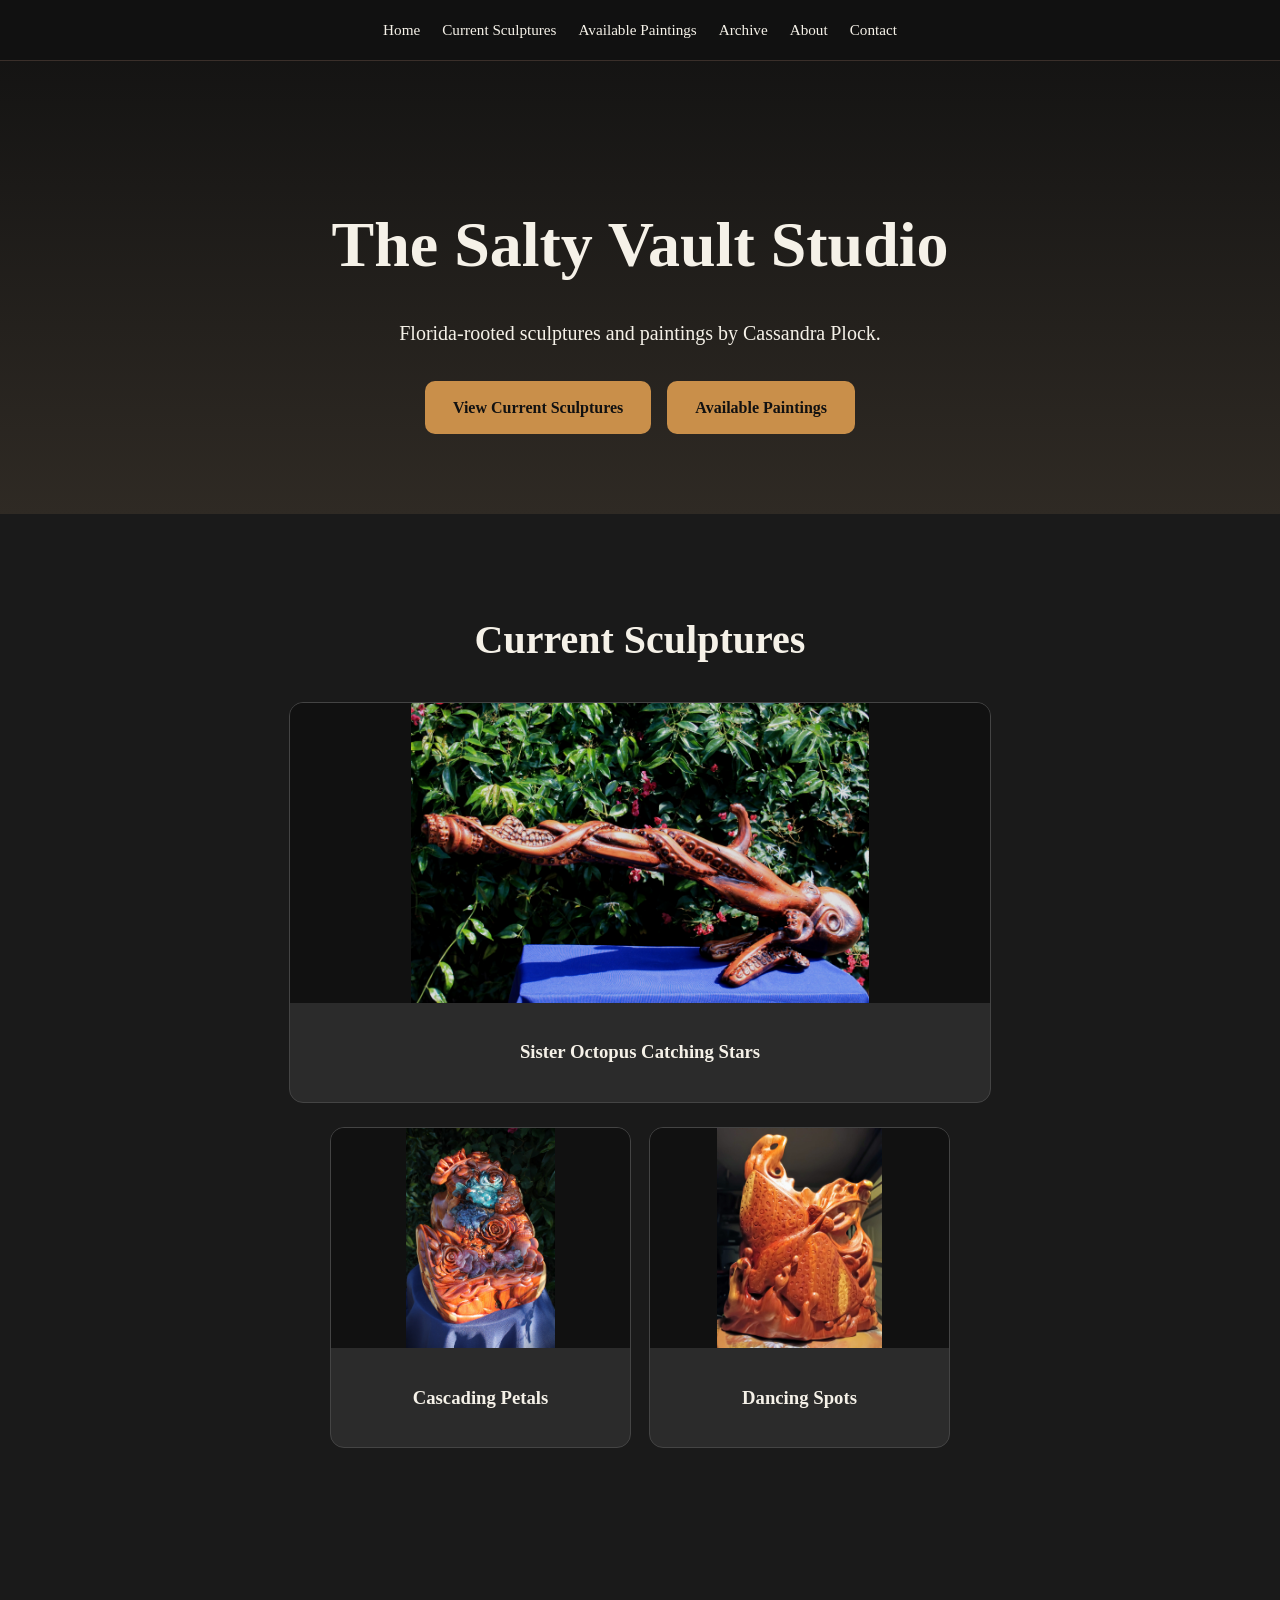
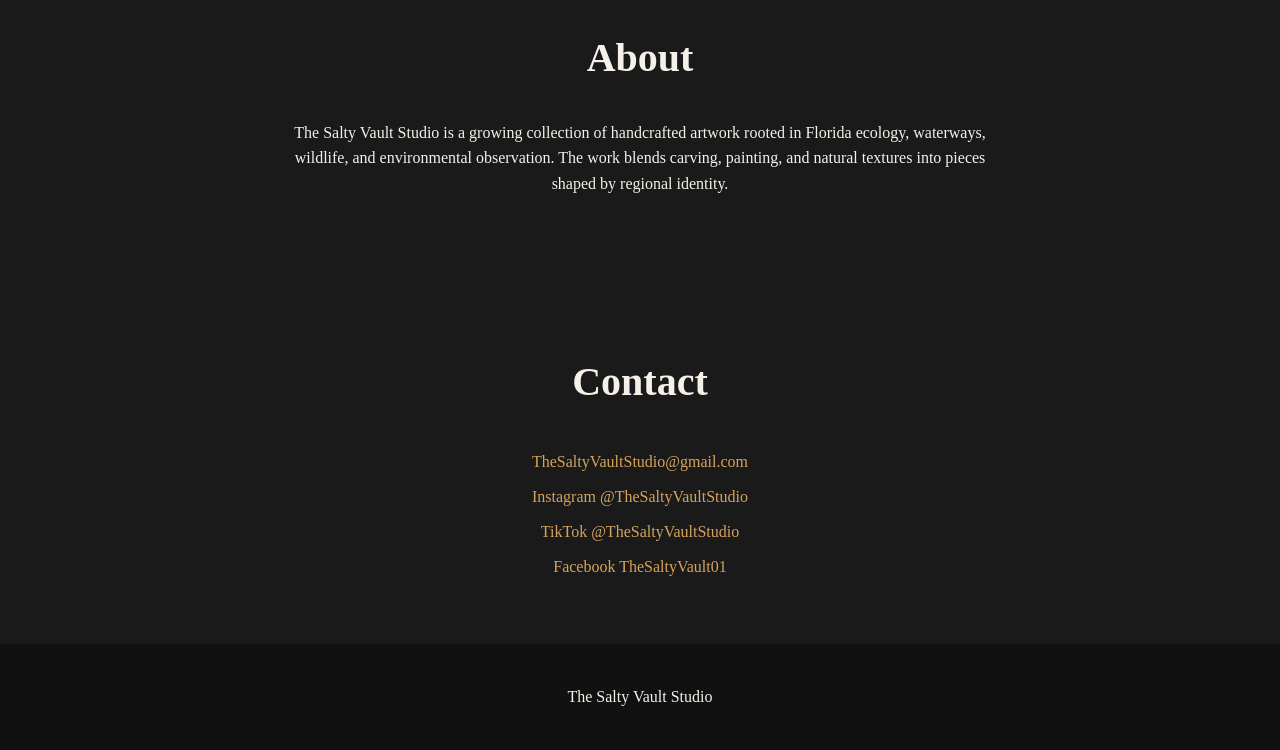
<file: index.html>
<!DOCTYPE html>
<html lang="en">
<head>
  <meta charset="UTF-8" />
  <meta name="viewport" content="width=device-width, initial-scale=1.0" />
  <title>The Salty Vault Studio</title>

  <style>
    body {
      margin: 0;
      font-family: Georgia, serif;
      background: #1a1a1a;
      color: #f5f1e8;
      line-height: 1.6;
    }

    nav {
      display: flex;
      justify-content: center;
      gap: 22px;
      flex-wrap: wrap;
      padding: 18px 20px;
      background: #111;
      border-bottom: 1px solid #3a2f2a;
    }

    nav a {
      color: #f5f1e8;
      text-decoration: none;
      font-size: 0.95rem;
    }

    nav a:hover {
      color: #d6a35d;
    }

    header {
      text-align: center;
      background: linear-gradient(to bottom, #111, #2f2a24);
    }

    .hero {
      max-width: 900px;
      margin: 0 auto;
      padding: 80px 20px;
    }

    h1 {
      font-size: 4rem;
      margin-bottom: 10px;
    }

    h2 {
      font-size: 2.5rem;
      margin-bottom: 30px;
      text-align: center;
    }

    p {
      max-width: 700px;
      margin: auto;
    }

    .tagline {
      font-size: 1.25rem;
      max-width: 700px;
      margin: 20px auto 32px;
    }

    .hero-buttons {
      display: flex;
      justify-content: center;
      gap: 16px;
      flex-wrap: wrap;
    }

    .button {
      display: inline-block;
      padding: 14px 28px;
      background: #c98f4a;
      color: #111;
      text-decoration: none;
      border-radius: 10px;
      font-weight: bold;
    }

    .button:hover {
      background: #d6a35d;
    }

    section {
      padding: 60px 20px;
    }

    .featured-piece {
      max-width: 700px;
      margin: 24px auto;
      background: #2b2b2b;
      border-radius: 14px;
      overflow: hidden;
      border: 1px solid #444;
    }

    .featured-piece img {
      width: 100%;
      height: 300px;
      object-fit: contain;
      display: block;
      background: #111;
    }

    .gallery {
      display: grid;
      grid-template-columns: repeat(2, minmax(180px, 1fr));
      gap: 18px;
      max-width: 620px;
      margin: 24px auto;
    }

    .piece {
      background: #2b2b2b;
      border-radius: 14px;
      overflow: hidden;
      border: 1px solid #444;
    }

    .piece img {
      width: 100%;
      max-height: 220px;
      object-fit: contain;
      display: block;
      background: #111;
    }

    .piece-info {
      padding: 16px;
      text-align: center;
    }

    .contact-links {
      text-align: center;
      line-height: 2.2;
      margin-top: 20px;
    }

    .contact-links a {
      color: #d6a35d;
      text-decoration: none;
    }

    .contact-links a:hover {
      text-decoration: underline;
    }

    footer {
      padding: 40px 20px;
      text-align: center;
      background: #111;
    }

    @media (max-width: 800px) {
      h1 {
        font-size: 2.6rem;
      }

      .gallery {
        grid-template-columns: 1fr;
        max-width: 320px;
      }

      .featured-piece img,
      .piece img {
        height: 220px;
      }
    }
  </style>
</head>

<body>

<header>
  <nav>
    <a href="#home">Home</a>
    <a href="sculpture.html">Current Sculptures</a>
    <a href="paintings.html">Available Paintings</a>
    <a href="archive.html">Archive</a>
    <a href="about.html">About</a>
    <a href="#contact">Contact</a>
  </nav>

  <section id="home" class="hero">
    <h1>The Salty Vault Studio</h1>
    <p class="tagline">Florida-rooted sculptures and paintings by Cassandra Plock.</p>

    <div class="hero-buttons">
      <a href="sculpture.html" class="button">View Current Sculptures</a>
      <a href="paintings.html" class="button">Available Paintings</a>
    </div>
  </section>
</header>

<section id="sculpture">
  <h2>Current Sculptures</h2>

  <div class="featured-piece">
    <img src="images/IMG_9921.JPG" />
    <div class="piece-info">
      <h3>Sister Octopus Catching Stars</h3>
    </div>
  </div>

  <div class="gallery">
    <div class="piece">
      <img src="images/cascading petals.JPG" />
      <div class="piece-info">
        <h3>Cascading Petals</h3>
      </div>
    </div>

    <div class="piece">
      <img src="images/Diving Spots.jpg" />
      <div class="piece-info">
        <h3>Dancing Spots</h3>
      </div>
    </div>
  </div>
</section>

<section id="about">
  <h2>About</h2>
  <p style="text-align:center;">
    The Salty Vault Studio is a growing collection of handcrafted artwork rooted in Florida ecology, waterways, wildlife, and environmental observation. The work blends carving, painting, and natural textures into pieces shaped by regional identity.
  </p>
</section>

<section id="contact">
  <h2>Contact</h2>

  <div class="contact-links">
    <div>
      <a href="mailto:thesaltyvaultstudio@gmail.com">TheSaltyVaultStudio@gmail.com</a>
    </div>

    <div>
      <a href="https://www.instagram.com/thesaltyvaultstudio/" target="_blank">
        Instagram @TheSaltyVaultStudio
      </a>
    </div>

    <div>
      <a href="https://www.tiktok.com/@thesaltyvaultstudio" target="_blank">
        TikTok @TheSaltyVaultStudio
      </a>
    </div>

    <div>
      <a href="https://www.facebook.com/TheSaltyVault01" target="_blank">
        Facebook TheSaltyVault01
      </a>
    </div>
  </div>
</section>

<footer>
  <p>The Salty Vault Studio</p>
</footer>

</body>
</html>
</file>
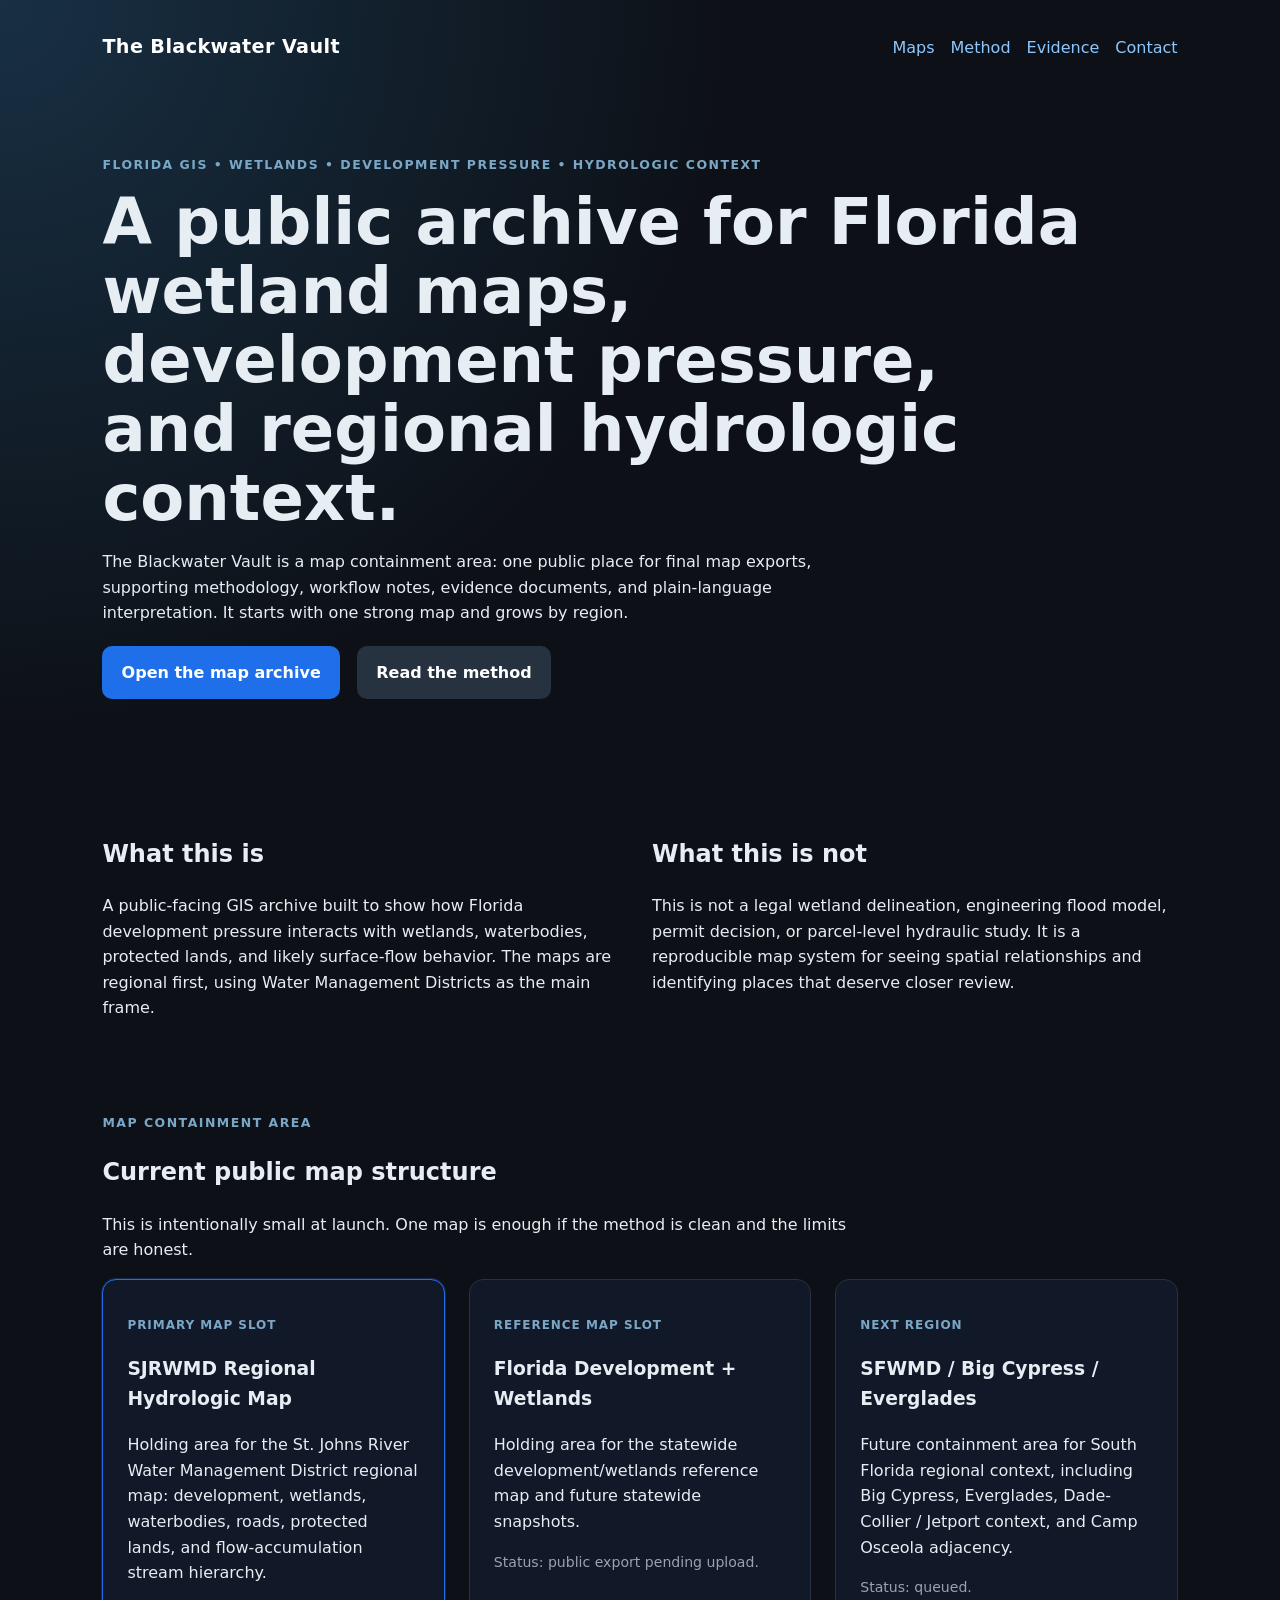
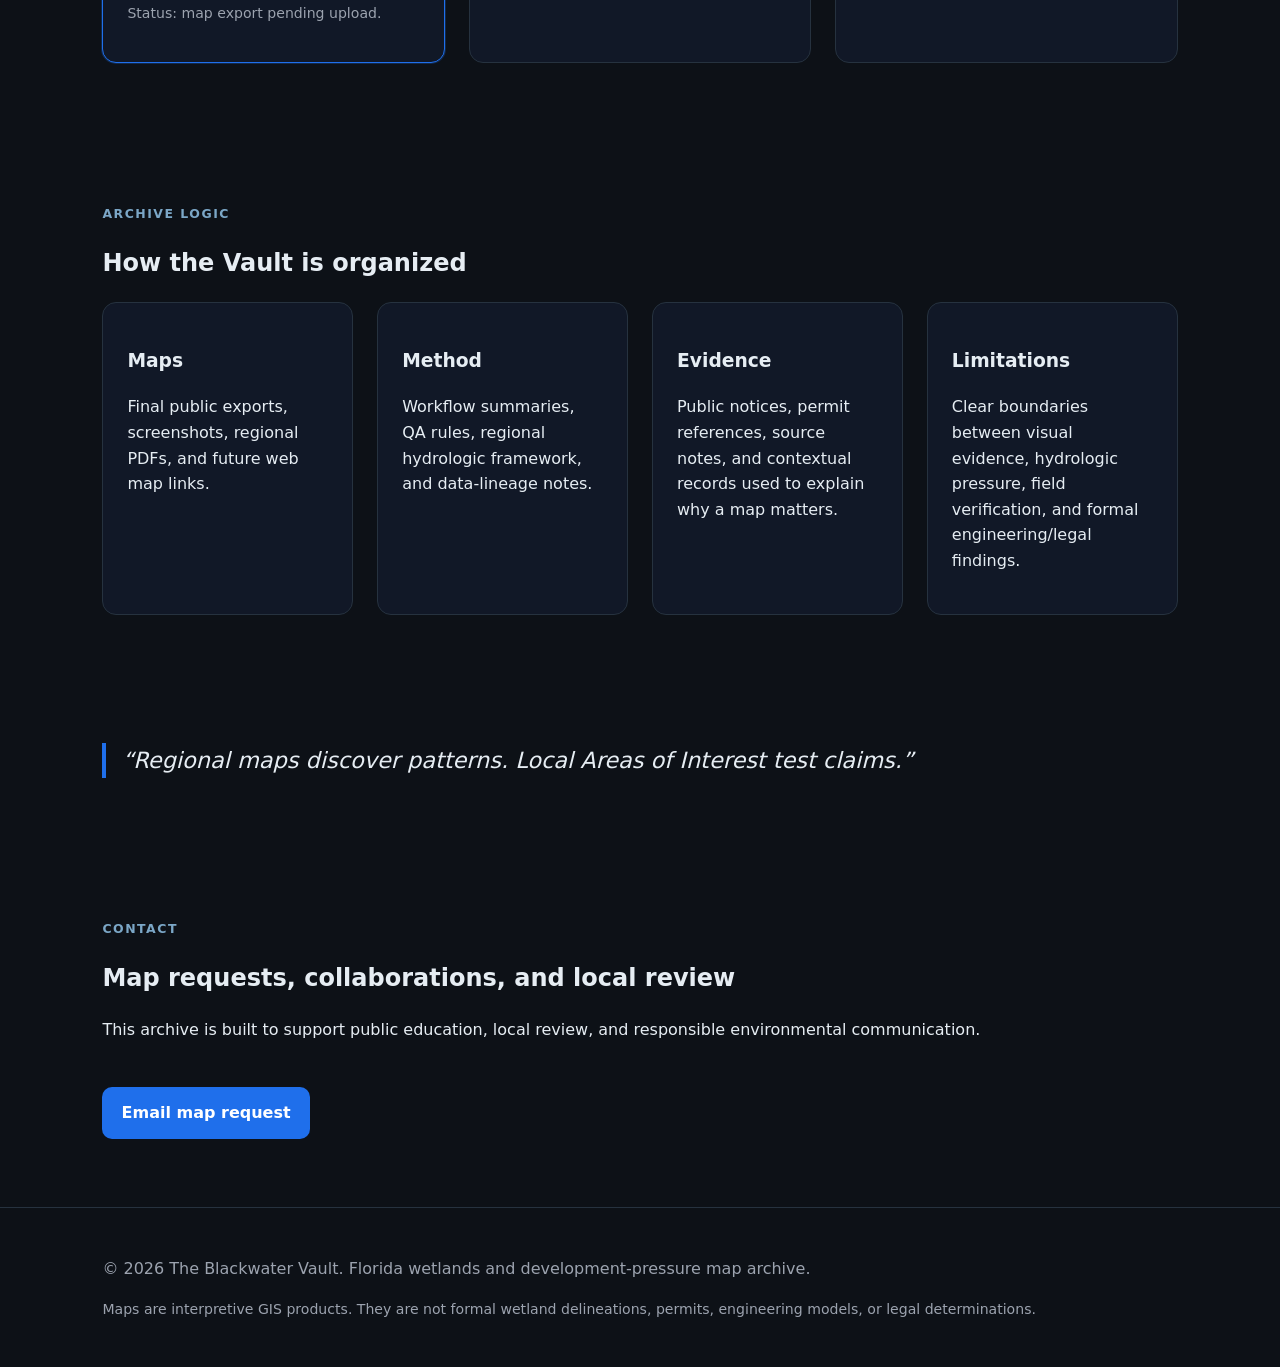
<file: black-water-vault/index.html>
<!doctype html>
<html lang="en">
<head>
  <meta charset="utf-8" />
  <meta name="viewport" content="width=device-width, initial-scale=1" />
  <title>The Blackwater Vault | Florida Wetlands & Development Maps</title>
  <meta name="description" content="The Blackwater Vault is a Florida wetlands, development, and hydrologic pressure map archive built from reproducible GIS workflows." />
  <link rel="stylesheet" href="styles.css" />
</head>
<body>
  <header class="site-header">
    <nav class="nav" aria-label="Primary navigation">
      <a class="brand" href="index.html">The Blackwater Vault</a>
      <div class="nav-links">
        <a href="index.html#maps">Maps</a>
        <a href="method.html">Method</a>
        <a href="evidence.html">Evidence</a>
        <a href="index.html#contact">Contact</a>
      </div>
    </nav>

    <section id="top" class="hero">
      <p class="eyebrow">Florida GIS • Wetlands • Development Pressure • Hydrologic Context</p>
      <h1>A public archive for Florida wetland maps, development pressure, and regional hydrologic context.</h1>
      <p class="hero-copy">
        The Blackwater Vault is a map containment area: one public place for final map exports,
        supporting methodology, workflow notes, evidence documents, and plain-language interpretation.
        It starts with one strong map and grows by region.
      </p>
      <div class="cta-row">
        <a class="button" href="#maps">Open the map archive</a>
        <a class="button secondary" href="method.html">Read the method</a>
      </div>
    </section>
  </header>

  <main>
    <section class="intro grid-two">
      <div>
        <h2>What this is</h2>
        <p>
          A public-facing GIS archive built to show how Florida development pressure interacts with wetlands,
          waterbodies, protected lands, and likely surface-flow behavior. The maps are regional first, using
          Water Management Districts as the main frame.
        </p>
      </div>
      <div>
        <h2>What this is not</h2>
        <p>
          This is not a legal wetland delineation, engineering flood model, permit decision, or parcel-level hydraulic study.
          It is a reproducible map system for seeing spatial relationships and identifying places that deserve closer review.
        </p>
      </div>
    </section>

    <section id="maps" class="section">
      <div class="section-heading">
        <p class="eyebrow">Map containment area</p>
        <h2>Current public map structure</h2>
        <p class="section-copy">This is intentionally small at launch. One map is enough if the method is clean and the limits are honest.</p>
      </div>
      <div class="card-grid">
        <article class="card featured">
          <p class="status">Primary map slot</p>
          <h3>SJRWMD Regional Hydrologic Map</h3>
          <p>
            Holding area for the St. Johns River Water Management District regional map: development,
            wetlands, waterbodies, roads, protected lands, and flow-accumulation stream hierarchy.
          </p>
          <p class="small">Status: map export pending upload.</p>
        </article>
        <article class="card">
          <p class="status">Reference map slot</p>
          <h3>Florida Development + Wetlands</h3>
          <p>
            Holding area for the statewide development/wetlands reference map and future statewide snapshots.
          </p>
          <p class="small">Status: public export pending upload.</p>
        </article>
        <article class="card">
          <p class="status">Next region</p>
          <h3>SFWMD / Big Cypress / Everglades</h3>
          <p>
            Future containment area for South Florida regional context, including Big Cypress, Everglades,
            Dade-Collier / Jetport context, and Camp Osceola adjacency.
          </p>
          <p class="small">Status: queued.</p>
        </article>
      </div>
    </section>

    <section class="section vault-layout">
      <div class="section-heading">
        <p class="eyebrow">Archive logic</p>
        <h2>How the Vault is organized</h2>
      </div>
      <div class="method-list">
        <div>
          <h3>Maps</h3>
          <p>Final public exports, screenshots, regional PDFs, and future web map links.</p>
        </div>
        <div>
          <h3>Method</h3>
          <p>Workflow summaries, QA rules, regional hydrologic framework, and data-lineage notes.</p>
        </div>
        <div>
          <h3>Evidence</h3>
          <p>Public notices, permit references, source notes, and contextual records used to explain why a map matters.</p>
        </div>
        <div>
          <h3>Limitations</h3>
          <p>Clear boundaries between visual evidence, hydrologic pressure, field verification, and formal engineering/legal findings.</p>
        </div>
      </div>
    </section>

    <section class="section quote-block">
      <blockquote>
        “Regional maps discover patterns. Local Areas of Interest test claims.”
      </blockquote>
    </section>

    <section id="contact" class="section contact">
      <div>
        <p class="eyebrow">Contact</p>
        <h2>Map requests, collaborations, and local review</h2>
        <p>
          This archive is built to support public education, local review, and responsible environmental communication.
        </p>
      </div>
      <a class="button" href="mailto:thesaltyvaultstudio@gmail.com?subject=The%20Blackwater%20Vault%20Map%20Request">Email map request</a>
    </section>
  </main>

  <footer class="footer">
    <p>© <span id="year"></span> The Blackwater Vault. Florida wetlands and development-pressure map archive.</p>
    <p class="small">Maps are interpretive GIS products. They are not formal wetland delineations, permits, engineering models, or legal determinations.</p>
  </footer>

  <script>
    document.getElementById('year').textContent = new Date().getFullYear();
  </script>
</body>
</html>
</file>
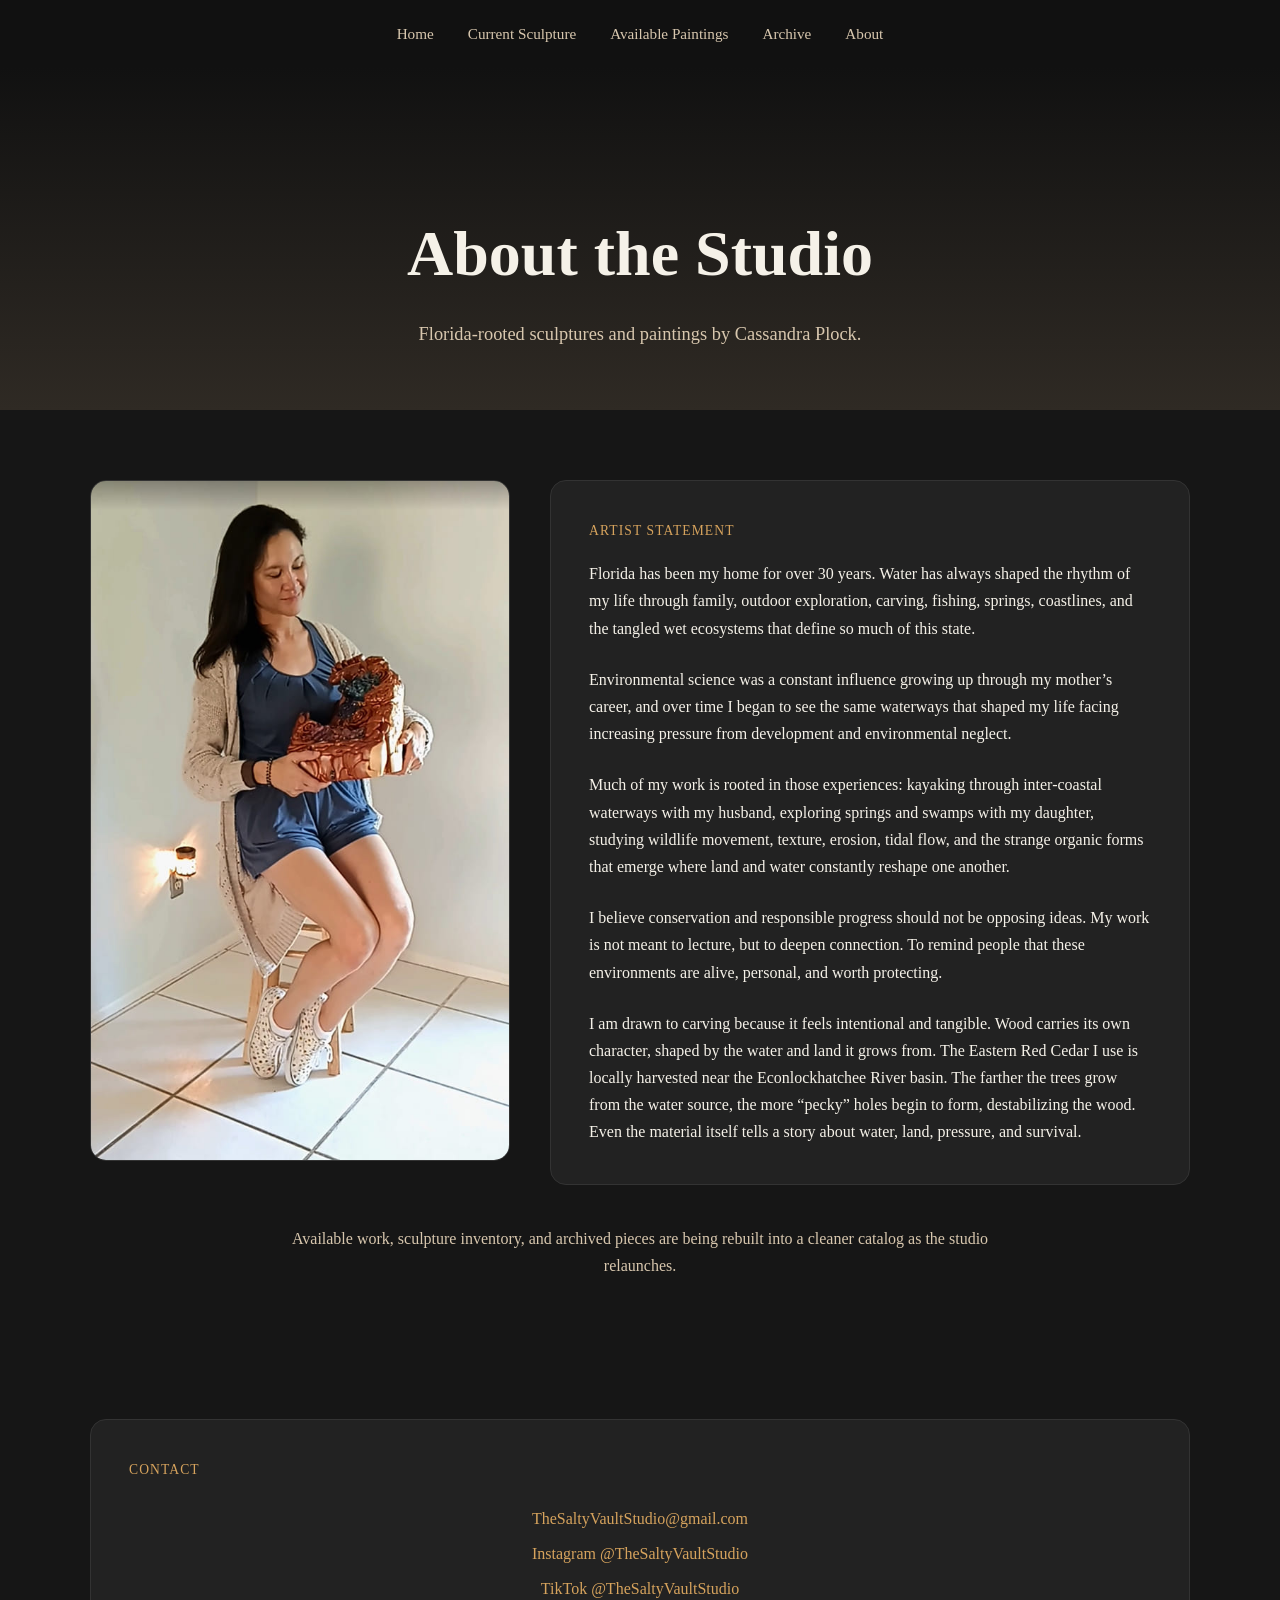
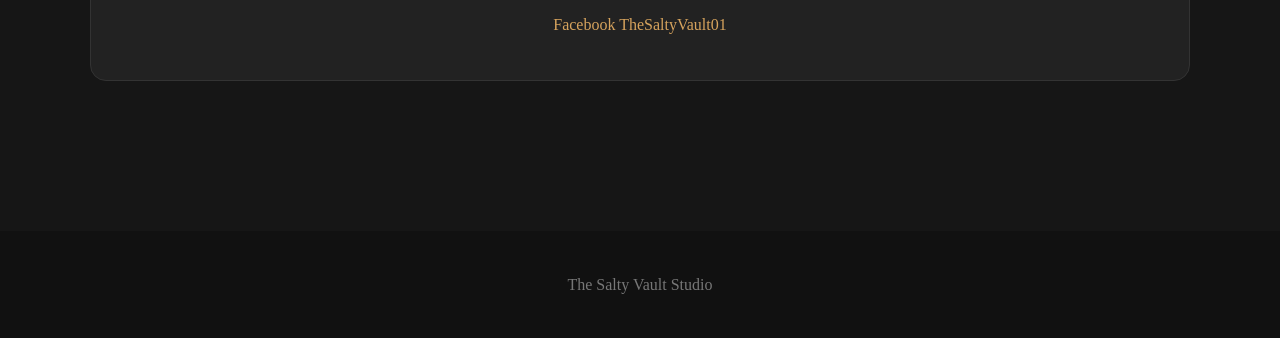
<file: about.html>
<!DOCTYPE html>
<html lang="en">
<head>
<meta charset="UTF-8" />
<meta name="viewport" content="width=device-width, initial-scale=1.0" />

<title>About | The Salty Vault Studio</title>

<style>
body {
    margin: 0;
    font-family: Georgia, serif;
    background: #161616;
    color: #f5f1e8;
    line-height: 1.7;
}

nav {
    background: #111;
    padding: 20px;
    text-align: center;
}

nav a {
    color: #d8c7ae;
    text-decoration: none;
    margin: 0 15px;
    font-size: 0.95rem;
}

nav a:hover {
    color: #d6a35d;
}

header {
    padding: 90px 20px 60px;
    text-align: center;
    background: linear-gradient(to bottom, #111, #2f2a24);
}

h1 {
    font-size: 4rem;
    margin-bottom: 10px;
}

.subtitle {
    max-width: 760px;
    margin: auto;
    color: #d8c7ae;
    font-size: 1.15rem;
}

section {
    max-width: 1100px;
    margin: 0 auto;
    padding: 70px 24px;
}

.about-layout {
    display: grid;
    grid-template-columns: 420px 1fr;
    gap: 40px;
    align-items: start;
}

.about-portrait {
    background: #222;
    border: 1px solid #333;
    border-radius: 16px;
    overflow: hidden;
}

.about-portrait img {
    width: 100%;
    display: block;
    object-fit: cover;
    background: #111;
}

.about-card {
    background: #222;
    border: 1px solid #333;
    border-radius: 16px;
    padding: 38px;
}

.about-card p {
    margin-top: 0;
    margin-bottom: 24px;
}

.about-card p:last-child {
    margin-bottom: 0;
}

.statement-heading {
    color: #d6a35d;
    letter-spacing: 0.08em;
    text-transform: uppercase;
    font-size: 0.85rem;
    margin-bottom: 18px;
}

.studio-note {
    max-width: 760px;
    margin: 40px auto 0;
    color: #d8c7ae;
    text-align: center;
}

.contact-links {
    text-align: center;
    line-height: 2.2;
    margin-top: 20px;
}

.contact-links a {
    color: #d6a35d;
    text-decoration: none;
}

.contact-links a:hover {
    text-decoration: underline;
}

footer {
    margin-top: 80px;
    padding: 40px;
    text-align: center;
    background: #111;
    color: #777;
}

@media (max-width: 900px) {
    nav a {
        display: inline-block;
        margin: 6px 10px;
    }

    h1 {
        font-size: 2.8rem;
    }

    .about-layout {
        grid-template-columns: 1fr;
    }

    .about-card {
        padding: 28px;
    }
}
</style>
</head>

<body>

<nav>
    <a href="index.html">Home</a>
    <a href="sculpture.html">Current Sculpture</a>
    <a href="paintings.html">Available Paintings</a>
    <a href="archive.html">Archive</a>
    <a href="about.html">About</a>
</nav>

<header>
    <h1>About the Studio</h1>
    <p class="subtitle">
        Florida-rooted sculptures and paintings by Cassandra Plock.
    </p>
</header>

<section>
    <div class="about-layout">

        <div class="about-portrait">
            <img src="images/full portrait with cascading petals.jpg" alt="Cassandra Plock with Cascading Petals sculpture">
        </div>

        <div class="about-card">
            <div class="statement-heading">Artist Statement</div>

            <p>
                Florida has been my home for over 30 years. Water has always shaped the rhythm of my life through family, outdoor exploration, carving, fishing, springs, coastlines, and the tangled wet ecosystems that define so much of this state.
            </p>

            <p>
                Environmental science was a constant influence growing up through my mother’s career, and over time I began to see the same waterways that shaped my life facing increasing pressure from development and environmental neglect.
            </p>

            <p>
                Much of my work is rooted in those experiences: kayaking through inter-coastal waterways with my husband, exploring springs and swamps with my daughter, studying wildlife movement, texture, erosion, tidal flow, and the strange organic forms that emerge where land and water constantly reshape one another.
            </p>

            <p>
                I believe conservation and responsible progress should not be opposing ideas. My work is not meant to lecture, but to deepen connection. To remind people that these environments are alive, personal, and worth protecting.
            </p>

            <p>
                I am drawn to carving because it feels intentional and tangible. Wood carries its own character, shaped by the water and land it grows from. The Eastern Red Cedar I use is locally harvested near the Econlockhatchee River basin. The farther the trees grow from the water source, the more “pecky” holes begin to form, destabilizing the wood. Even the material itself tells a story about water, land, pressure, and survival.
            </p>
        </div>

    </div>

    <p class="studio-note">
        Available work, sculpture inventory, and archived pieces are being rebuilt into a cleaner catalog as the studio relaunches.
    </p>
</section>

<section id="contact">
    <div class="about-card">
        <div class="statement-heading">Contact</div>

        <div class="contact-links">
            <div>
                <a href="mailto:thesaltyvaultstudio@gmail.com">TheSaltyVaultStudio@gmail.com</a>
            </div>

            <div>
                <a href="https://www.instagram.com/thesaltyvaultstudio/" target="_blank">
                    Instagram @TheSaltyVaultStudio
                </a>
            </div>

            <div>
                <a href="https://www.tiktok.com/@thesaltyvaultstudio" target="_blank">
                    TikTok @TheSaltyVaultStudio
                </a>
            </div>

            <div>
                <a href="https://www.facebook.com/TheSaltyVault01" target="_blank">
                    Facebook TheSaltyVault01
                </a>
            </div>
        </div>
    </div>
</section>

<footer>
    The Salty Vault Studio
</footer>

</body>
</html>
</file>
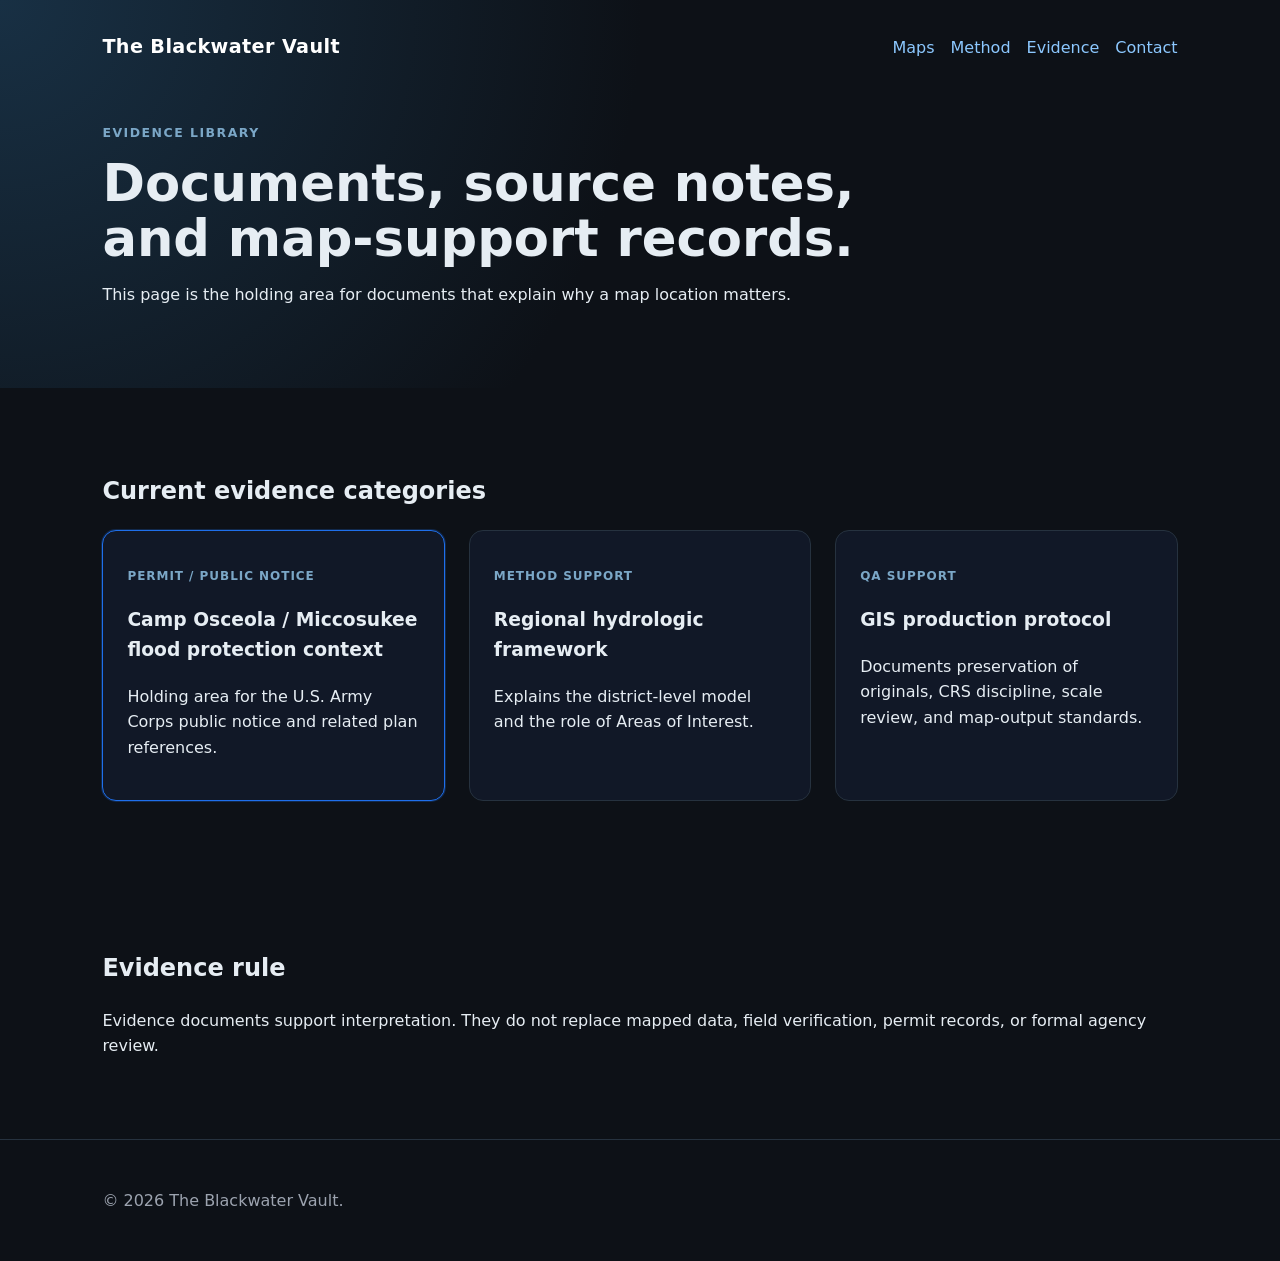
<file: black-water-vault/evidence.html>
<!doctype html>
<html lang="en">
<head>
  <meta charset="utf-8" />
  <meta name="viewport" content="width=device-width, initial-scale=1" />
  <title>Evidence | The Blackwater Vault</title>
  <link rel="stylesheet" href="styles.css" />
</head>
<body>
  <header class="site-header compact">
    <nav class="nav" aria-label="Primary navigation">
      <a class="brand" href="index.html">The Blackwater Vault</a>
      <div class="nav-links">
        <a href="index.html#maps">Maps</a>
        <a href="method.html">Method</a>
        <a href="evidence.html">Evidence</a>
        <a href="index.html#contact">Contact</a>
      </div>
    </nav>
    <section class="page-hero">
      <p class="eyebrow">Evidence library</p>
      <h1>Documents, source notes, and map-support records.</h1>
      <p>This page is the holding area for documents that explain why a map location matters.</p>
    </section>
  </header>

  <main>
    <section class="section">
      <h2>Current evidence categories</h2>
      <div class="card-grid">
        <article class="card featured">
          <p class="status">Permit / public notice</p>
          <h3>Camp Osceola / Miccosukee flood protection context</h3>
          <p>Holding area for the U.S. Army Corps public notice and related plan references.</p>
        </article>
        <article class="card">
          <p class="status">Method support</p>
          <h3>Regional hydrologic framework</h3>
          <p>Explains the district-level model and the role of Areas of Interest.</p>
        </article>
        <article class="card">
          <p class="status">QA support</p>
          <h3>GIS production protocol</h3>
          <p>Documents preservation of originals, CRS discipline, scale review, and map-output standards.</p>
        </article>
      </div>
    </section>

    <section class="section">
      <h2>Evidence rule</h2>
      <p>Evidence documents support interpretation. They do not replace mapped data, field verification, permit records, or formal agency review.</p>
    </section>
  </main>

  <footer class="footer"><p>© <span id="year"></span> The Blackwater Vault.</p></footer>
  <script>document.getElementById('year').textContent = new Date().getFullYear();</script>
</body>
</html>
</file>
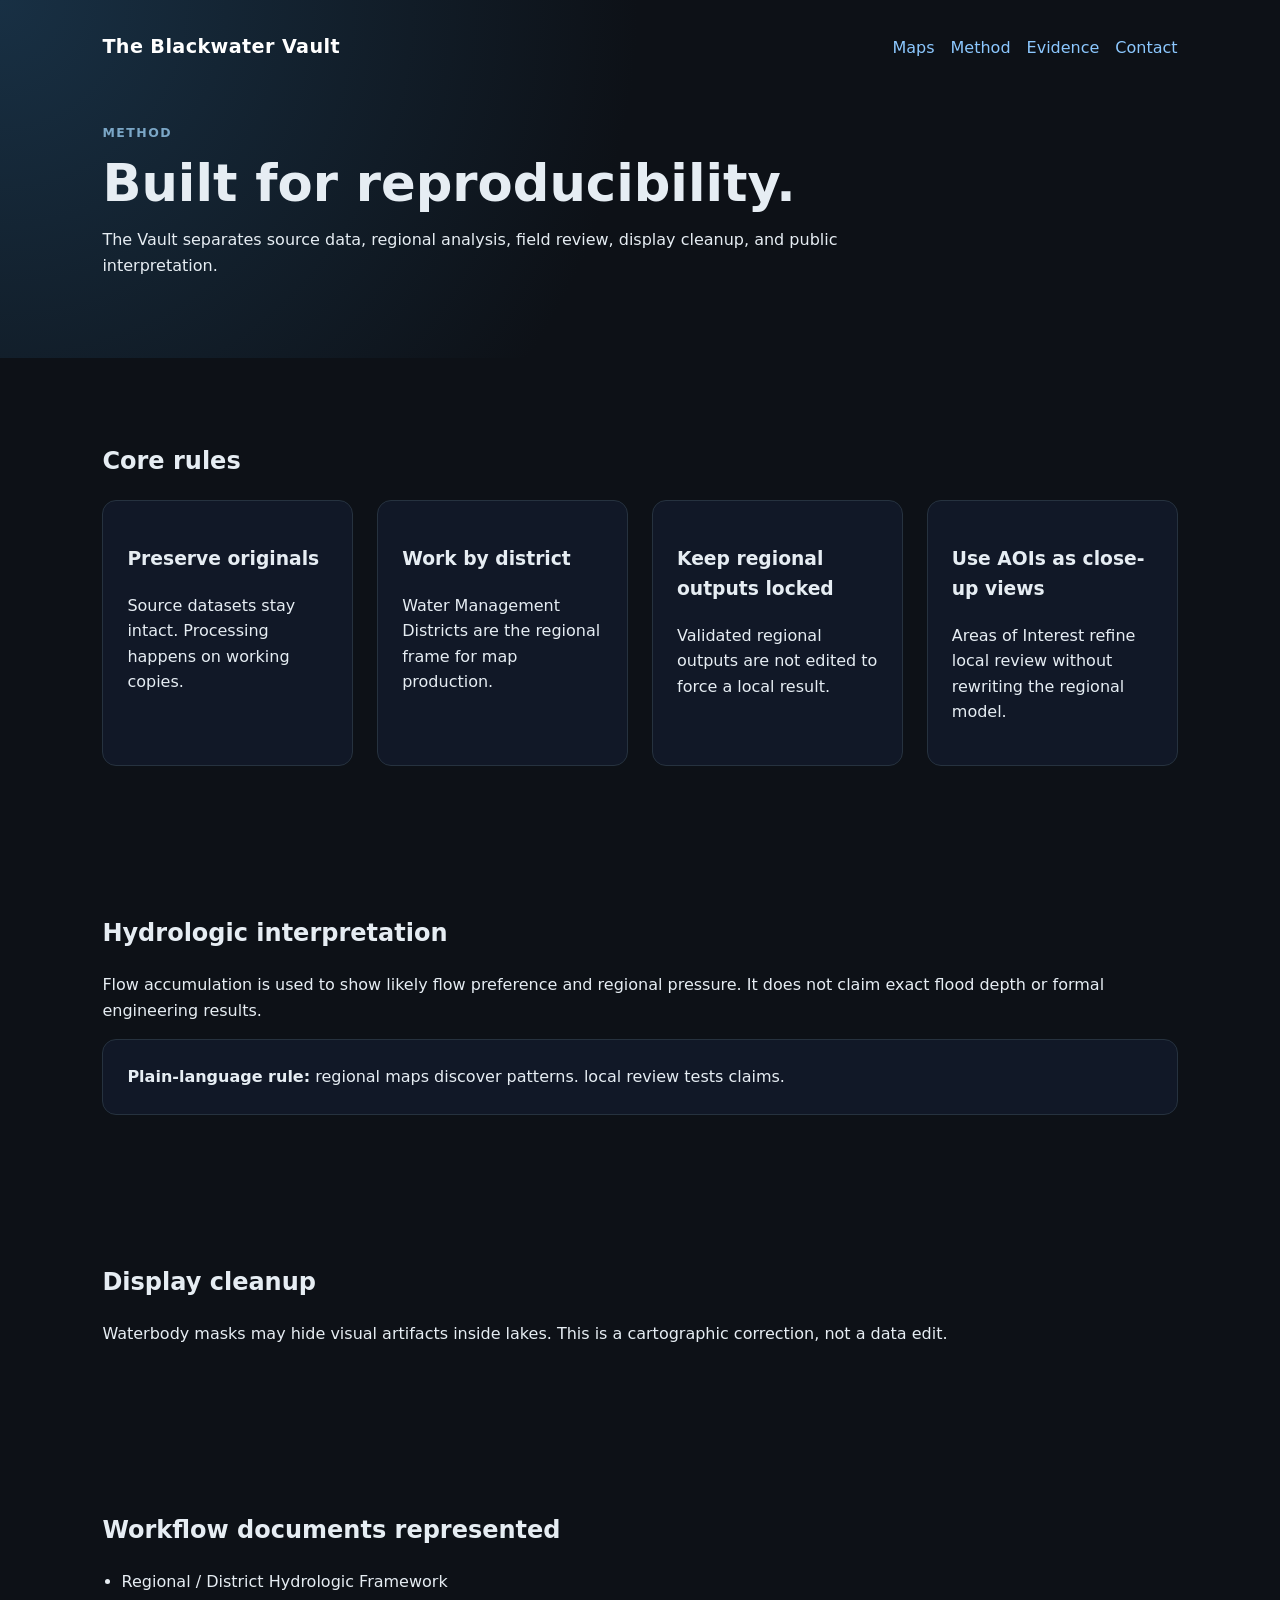
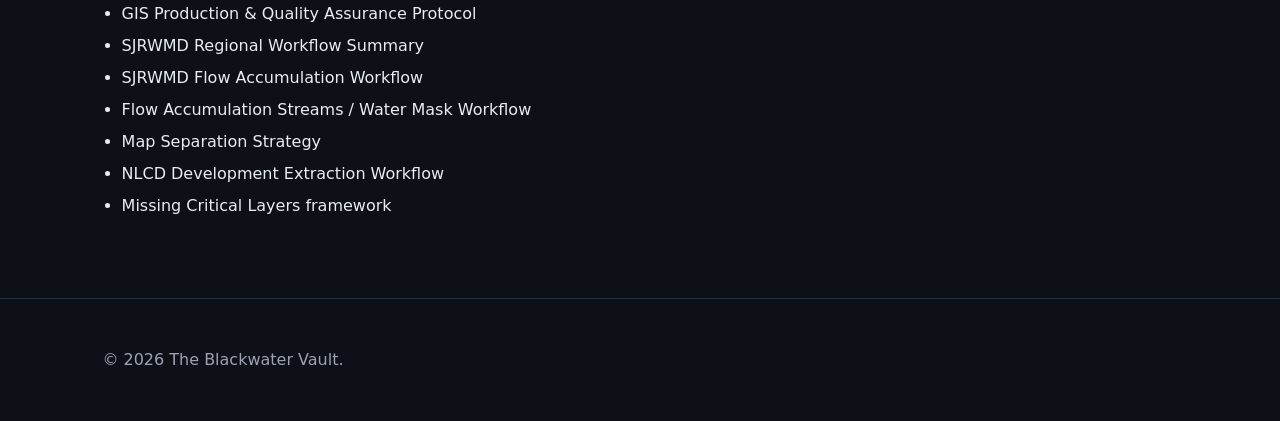
<file: black-water-vault/method.html>
<!doctype html>
<html lang="en">
<head>
  <meta charset="utf-8" />
  <meta name="viewport" content="width=device-width, initial-scale=1" />
  <title>Method | The Blackwater Vault</title>
  <link rel="stylesheet" href="styles.css" />
</head>
<body>
  <header class="site-header compact">
    <nav class="nav" aria-label="Primary navigation">
      <a class="brand" href="index.html">The Blackwater Vault</a>
      <div class="nav-links">
        <a href="index.html#maps">Maps</a>
        <a href="method.html">Method</a>
        <a href="evidence.html">Evidence</a>
        <a href="index.html#contact">Contact</a>
      </div>
    </nav>
    <section class="page-hero">
      <p class="eyebrow">Method</p>
      <h1>Built for reproducibility.</h1>
      <p>The Vault separates source data, regional analysis, field review, display cleanup, and public interpretation.</p>
    </section>
  </header>

  <main>
    <section class="section">
      <h2>Core rules</h2>
      <div class="method-list">
        <div><h3>Preserve originals</h3><p>Source datasets stay intact. Processing happens on working copies.</p></div>
        <div><h3>Work by district</h3><p>Water Management Districts are the regional frame for map production.</p></div>
        <div><h3>Keep regional outputs locked</h3><p>Validated regional outputs are not edited to force a local result.</p></div>
        <div><h3>Use AOIs as close-up views</h3><p>Areas of Interest refine local review without rewriting the regional model.</p></div>
      </div>
    </section>

    <section class="section">
      <h2>Hydrologic interpretation</h2>
      <p>Flow accumulation is used to show likely flow preference and regional pressure. It does not claim exact flood depth or formal engineering results.</p>
      <div class="callout"><strong>Plain-language rule:</strong> regional maps discover patterns. local review tests claims.</div>
    </section>

    <section class="section">
      <h2>Display cleanup</h2>
      <p>Waterbody masks may hide visual artifacts inside lakes. This is a cartographic correction, not a data edit.</p>
    </section>

    <section class="section">
      <h2>Workflow documents represented</h2>
      <ul class="plain-list">
        <li>Regional / District Hydrologic Framework</li>
        <li>GIS Production & Quality Assurance Protocol</li>
        <li>SJRWMD Regional Workflow Summary</li>
        <li>SJRWMD Flow Accumulation Workflow</li>
        <li>Flow Accumulation Streams / Water Mask Workflow</li>
        <li>Map Separation Strategy</li>
        <li>NLCD Development Extraction Workflow</li>
        <li>Missing Critical Layers framework</li>
      </ul>
    </section>
  </main>

  <footer class="footer"><p>© <span id="year"></span> The Blackwater Vault.</p></footer>
  <script>document.getElementById('year').textContent = new Date().getFullYear();</script>
</body>
</html>
</file>
<file: black-water-vault/styles.css>
:root{--bg:#0d1117;--panel:#111827;--line:#26323f;--text:#e6edf3;--muted:#9ca3af;--accent:#1f6feb;--soft:#7ba7c7}*{box-sizing:border-box}body{margin:0;font-family:system-ui,-apple-system,BlinkMacSystemFont,"Segoe UI",sans-serif;line-height:1.6;background:var(--bg);color:var(--text)}a{color:#8cc8ff;text-decoration:none}a:hover{text-decoration:underline}.site-header{padding:2rem 8%;background:radial-gradient(circle at top left,#183044,#0d1117 48%),linear-gradient(180deg,#081018,#0d1117)}.site-header.compact{padding-bottom:3rem}.nav{display:flex;justify-content:space-between;align-items:center;gap:1rem;flex-wrap:wrap}.brand{font-weight:800;font-size:1.2rem;color:#fff;letter-spacing:.02em}.nav-links{display:flex;gap:1rem;flex-wrap:wrap}.hero{max-width:980px;padding:5rem 0}.page-hero{max-width:840px;padding:3rem 0 1rem}.hero h1,.page-hero h1{font-size:clamp(2.25rem,5vw,4.6rem);line-height:1.08;margin:.35rem 0 1rem}.page-hero h1{font-size:clamp(2rem,4vw,3.6rem)}.hero-copy,.section-copy{max-width:760px}.eyebrow{text-transform:uppercase;letter-spacing:.12em;font-size:.78rem;color:var(--soft);font-weight:700}.button{display:inline-block;padding:.85rem 1.2rem;background:var(--accent);color:#fff;border-radius:10px;margin:.25rem .75rem .25rem 0;font-weight:700}.button.secondary{background:#26323f}main{padding:0 8%}.section{padding:4rem 0}.grid-two,.card-grid,.method-list{display:grid;gap:1.5rem}.grid-two{grid-template-columns:repeat(auto-fit,minmax(280px,1fr))}.card-grid{grid-template-columns:repeat(auto-fit,minmax(260px,1fr))}.method-list{grid-template-columns:repeat(auto-fit,minmax(240px,1fr))}.card,.method-list>div,.callout{padding:1.5rem;border:1px solid var(--line);border-radius:14px;background:var(--panel)}.featured{border-color:var(--accent);box-shadow:0 0 0 1px rgba(31,111,235,.25)}.status{font-size:.75rem;text-transform:uppercase;color:var(--soft);font-weight:800;letter-spacing:.08em}.plain-list{padding-left:1.2rem}.plain-list li{margin:.4rem 0}.district-list{list-style:none;padding:0}.district-list li{display:flex;justify-content:space-between;gap:1rem;padding:1rem 0;border-bottom:1px solid var(--line)}.quote-block blockquote{font-size:1.4rem;font-style:italic;border-left:4px solid var(--accent);padding-left:1rem;margin:0}.contact{display:flex;justify-content:space-between;align-items:center;gap:1.5rem;flex-wrap:wrap}.footer{padding:2rem 8%;border-top:1px solid var(--line);color:var(--muted)}.small{font-size:.88rem;color:var(--muted)}@media(max-width:720px){.site-header,main,.footer{padding-left:5%;padding-right:5%}.nav-links{font-size:.95rem}.district-list li{display:block}.section{padding:3rem 0}}
</file>
